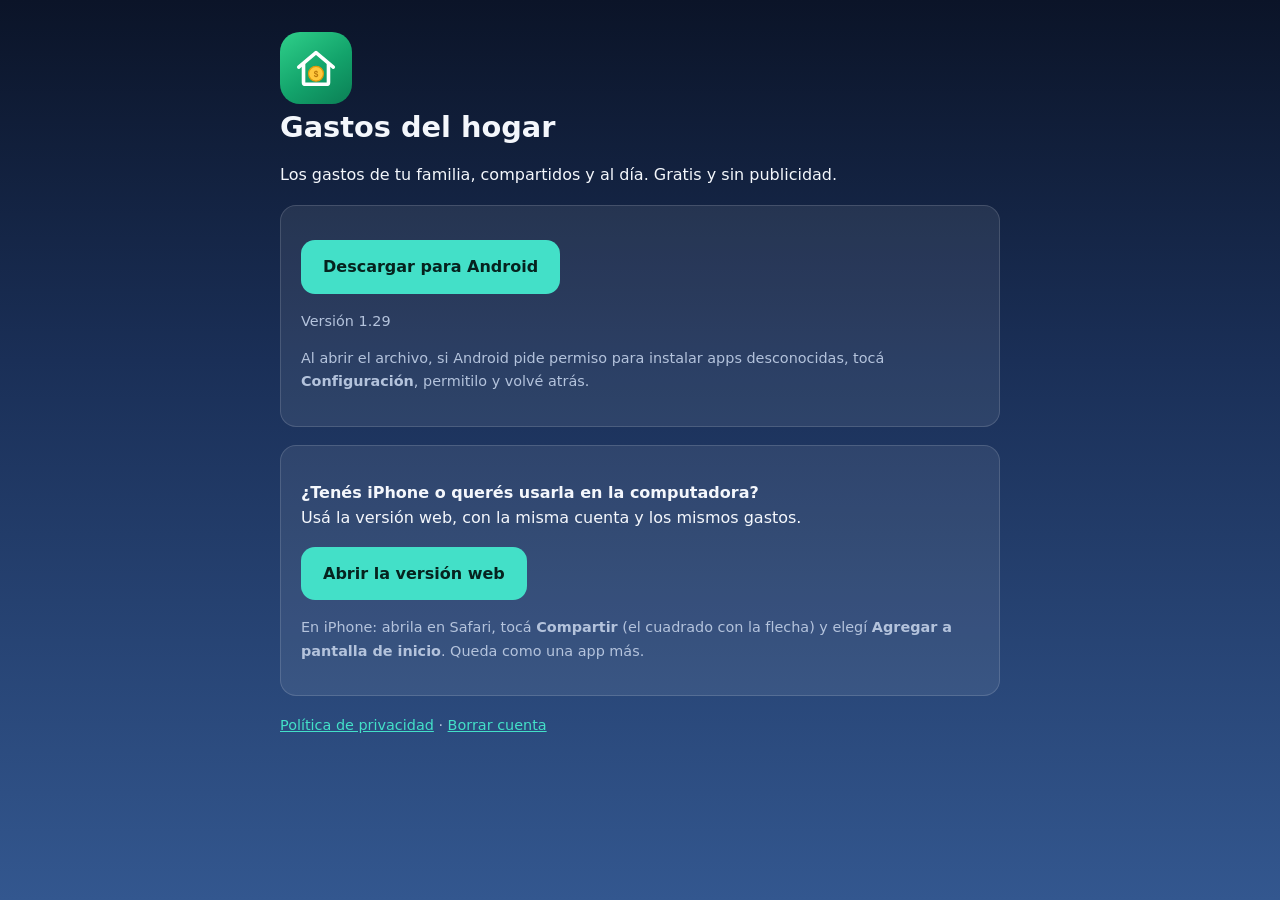
<file: index.html>
<!doctype html><html lang="es"><head><meta charset="utf-8"><meta name="viewport" content="width=device-width,initial-scale=1"><title>Gastos del hogar</title><link rel="stylesheet" href="estilo.css"></head><body><main>
<div class="logo"><svg width="48" height="48" viewBox="0 0 100 100"><path d="M14 48 L50 18 L86 48" fill="none" stroke="#fff" stroke-width="7.5" stroke-linecap="round" stroke-linejoin="round"/><path d="M24 41 V80 a4 4 0 0 0 4 4 H72 a4 4 0 0 0 4 -4 V41" fill="none" stroke="#fff" stroke-width="7.5" stroke-linecap="round" stroke-linejoin="round"/><circle cx="50" cy="62" r="15.5" fill="#FFC83D" stroke="#E09A0B" stroke-width="2.5"/><text x="50" y="68.2" text-anchor="middle" font-family="Arial Black,Arial" font-weight="900" font-size="17" fill="#B9770A">$</text></svg></div>
<h1>Gastos del hogar</h1>
<p>Los gastos de tu familia, compartidos y al día. Gratis y sin publicidad.</p>
<div class="box">
<p><a class="btn" href="GastosDelHogar-1.29.apk">Descargar para Android</a></p>
<p class="muted" id="ver">Última versión</p>
<p class="muted">Al abrir el archivo, si Android pide permiso para instalar apps desconocidas, tocá <b>Configuración</b>, permitilo y volvé atrás.</p>
</div>
<div class="box">
<p><b>¿Tenés iPhone o querés usarla en la computadora?</b><br>Usá la versión web, con la misma cuenta y los mismos gastos.</p>
<p><a class="btn" href="app/">Abrir la versión web</a></p>
<p class="muted">En iPhone: abrila en Safari, tocá <b>Compartir</b> (el cuadrado con la flecha) y elegí <b>Agregar a pantalla de inicio</b>. Queda como una app más.</p>
</div>
<p class="muted"><a href="privacidad.html">Política de privacidad</a> · <a href="borrar-cuenta.html">Borrar cuenta</a></p>
</main>
<script>fetch("version.json",{cache:"no-store"}).then(r=>r.json()).then(v=>{document.getElementById("ver").textContent="Versión "+v.versionName}).catch(()=>{})</script>
</body></html>
</file>
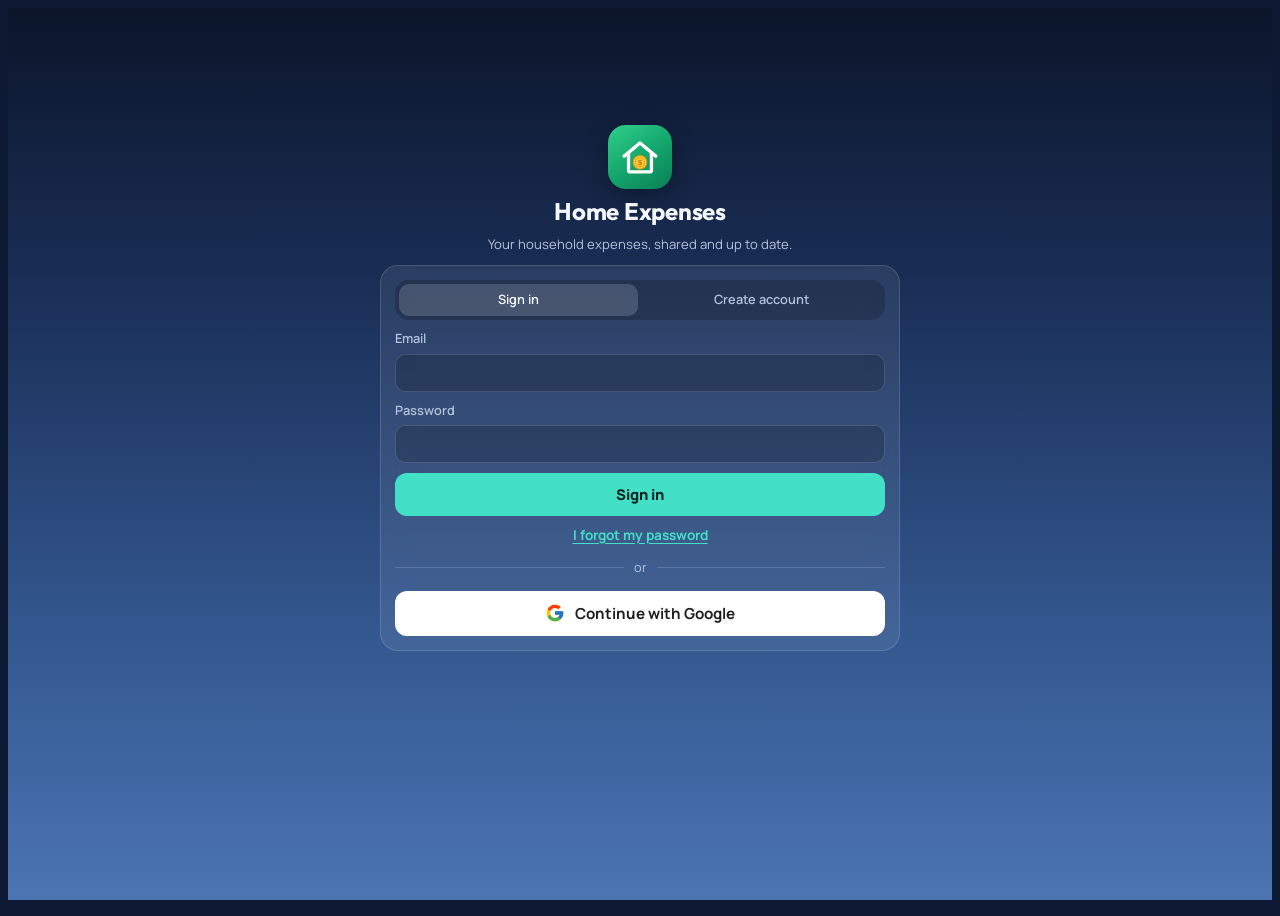
<file: app/index.html>
<!doctype html>
<html lang="es">
<head>
<meta charset="utf-8">
<meta name="viewport" content="width=device-width,initial-scale=1,viewport-fit=cover">
<meta name="theme-color" content="#0B1428">
<title>Gastos del hogar</title>
<link rel="manifest" href="./manifest.webmanifest">
<link rel="apple-touch-icon" href="./apple-touch-icon.png">
<link rel="icon" type="image/png" href="./icon-192.png">
<meta name="apple-mobile-web-app-capable" content="yes">
<meta name="mobile-web-app-capable" content="yes">
<meta name="apple-mobile-web-app-status-bar-style" content="black-translucent">
<meta name="apple-mobile-web-app-title" content="Gastos">
  <script type="module" crossorigin src="./assets/index-Cm2QAykq.js"></script>
  <link rel="stylesheet" crossorigin href="./assets/index-arXiv1Dp.css">
</head>
<body>
<div class="wrap gate" id="loadView"><div class="status">Cargando…</div></div>

<div class="wrap gate" id="authView" hidden>
  <div class="brand"><div class="logo" aria-hidden="true"><svg width="44" height="44" viewBox="0 0 100 100" xmlns="http://www.w3.org/2000/svg"><path d="M14 48 L50 18 L86 48" fill="none" stroke="#fff" stroke-width="7.5" stroke-linecap="round" stroke-linejoin="round"/><path d="M24 41 V80 a4 4 0 0 0 4 4 H72 a4 4 0 0 0 4 -4 V41" fill="none" stroke="#fff" stroke-width="7.5" stroke-linecap="round" stroke-linejoin="round"/><circle cx="50" cy="62" r="15.5" fill="#FFC83D" stroke="#E09A0B" stroke-width="2.5"/><circle cx="50" cy="62" r="10.5" fill="none" stroke="#E09A0B" stroke-width="1.8"/><text x="50" y="68.2" text-anchor="middle" font-family="Arial Black,Arial" font-weight="900" font-size="17" fill="#B9770A">$</text></svg></div><h1>Gastos del hogar</h1><p class="hint">Los gastos de tu hogar, compartidos y al día.</p></div>
  <section class="card">
    <div class="tabs" role="tablist" id="authTabs" style="grid-template-columns:1fr 1fr">
      <button type="button" role="tab" data-a="in" aria-selected="true">Entrar</button>
      <button type="button" role="tab" data-a="up" aria-selected="false">Crear cuenta</button>
    </div>
    <form id="authForm" class="stack" novalidate>
      <div class="field"><label for="aEmail">Email</label><input class="text" id="aEmail" type="email" autocomplete="email" inputmode="email" required></div>
      <div class="field"><label for="aPass">Contraseña</label><input class="text" id="aPass" type="password" autocomplete="current-password" minlength="6" required></div>
      <p class="err" id="authErr" hidden></p>
      <p class="hint" id="authOk" hidden></p>
      <button class="primary" type="submit" id="authBtn">Entrar</button>
      <button type="button" class="link" id="forgot" style="align-self:center">Olvidé mi contraseña</button>
    </form>
    <div class="or"><span>o</span></div>
    <button type="button" class="gbtn" id="googleBtn"><svg viewBox="0 0 48 48" aria-hidden="true"><path fill="#FFC107" d="M43.6 20.5H42V20H24v8h11.3C33.7 32.7 29.2 36 24 36c-6.6 0-12-5.4-12-12s5.4-12 12-12c3.1 0 5.8 1.2 7.9 3.1l5.7-5.7C34.1 6.1 29.3 4 24 4 12.9 4 4 12.9 4 24s8.9 20 20 20 20-8.9 20-20c0-1.3-.1-2.4-.4-3.5z"/><path fill="#FF3D00" d="M6.3 14.7l6.6 4.8C14.7 15.1 19 12 24 12c3.1 0 5.8 1.2 7.9 3.1l5.7-5.7C34.1 6.1 29.3 4 24 4 16.3 4 9.7 8.3 6.3 14.7z"/><path fill="#4CAF50" d="M24 44c5.2 0 9.9-2 13.4-5.2l-6.2-5.2C29.2 35.1 26.7 36 24 36c-5.2 0-9.6-3.3-11.3-8l-6.5 5C9.5 39.6 16.2 44 24 44z"/><path fill="#1976D2" d="M43.6 20.5H42V20H24v8h11.3c-.8 2.2-2.2 4.2-4.1 5.6l6.2 5.2C37 39.2 44 34 44 24c0-1.3-.1-2.4-.4-3.5z"/></svg>Continuar con Google</button>
  </section>
</div>

<div class="wrap gate" id="setupView" hidden>
  <div class="brand"><h1>Tu hogar</h1><p class="hint">Creá un hogar nuevo o sumate al de tu familia con el código que te pasen.</p></div>
  <section class="card">
    <h2>Crear un hogar</h2>
    <form id="createForm" class="stack" novalidate>
      <div class="field"><label for="hNombre">Nombre</label><input class="text" id="hNombre" maxlength="40" placeholder="Ej: Casa de Pablo"></div>
      <button class="primary" type="submit" id="createBtn">Crear hogar</button>
    </form>
  </section>
  <section class="card">
    <h2>Unirme con un código</h2>
    <form id="joinForm" class="stack" novalidate>
      <div class="field"><label for="jCode">Código</label><input class="text code-in" id="jCode" maxlength="6" autocomplete="off" autocapitalize="characters" placeholder="ABC123"></div>
      <button class="primary" type="submit" id="joinBtn">Unirme</button>
    </form>
  </section>
  <p class="err" id="setupErr" hidden></p>
  <button type="button" class="link" id="setupOut" style="align-self:center">Cerrar sesión</button>
</div>
<div class="wrap" id="appView" hidden>
  <div class="upd" id="updBar" hidden><span id="updTxt">Hay una versión nueva</span><button type="button" id="updBtn">Descargar</button><button type="button" class="x" id="updX" aria-label="Cerrar">×</button></div>
  <header class="top"><h1 id="hogarName">Gastos del hogar</h1><button type="button" class="gear" id="btnSettings" aria-label="Ajustes"><svg viewBox="0 0 24 24" fill="none" stroke="currentColor" stroke-width="2" stroke-linecap="round" stroke-linejoin="round" aria-hidden="true"><circle cx="12" cy="12" r="3"/><path d="M19.4 15a1.7 1.7 0 0 0 .3 1.8l.1.1a2 2 0 1 1-2.8 2.8l-.1-.1a1.7 1.7 0 0 0-1.8-.3 1.7 1.7 0 0 0-1 1.5V21a2 2 0 1 1-4 0v-.1a1.7 1.7 0 0 0-1.1-1.5 1.7 1.7 0 0 0-1.8.3l-.1.1a2 2 0 1 1-2.8-2.8l.1-.1a1.7 1.7 0 0 0 .3-1.8 1.7 1.7 0 0 0-1.5-1H3a2 2 0 1 1 0-4h.1a1.7 1.7 0 0 0 1.5-1.1 1.7 1.7 0 0 0-.3-1.8l-.1-.1a2 2 0 1 1 2.8-2.8l.1.1a1.7 1.7 0 0 0 1.8.3H9a1.7 1.7 0 0 0 1-1.5V3a2 2 0 1 1 4 0v.1a1.7 1.7 0 0 0 1 1.5 1.7 1.7 0 0 0 1.8-.3l.1-.1a2 2 0 1 1 2.8 2.8l-.1.1a1.7 1.7 0 0 0-.3 1.8V9a1.7 1.7 0 0 0 1.5 1H21a2 2 0 1 1 0 4h-.1a1.7 1.7 0 0 0-1.5 1z"/></svg></button></header>

  <div class="month">
    <button type="button" id="prev" aria-label="Mes anterior">‹</button>
    <div class="label" id="monthLabel">—</div>
    <button type="button" id="next" aria-label="Mes siguiente">›</button>
  </div>

  <section class="wallet" aria-label="Plata disponible">
    <div class="pocket cash">
      <div class="k">Queda</div>
      <div class="v num" id="cashLeft">0,00 UYU</div>
      <div class="sub num" id="cashSub">Anotá el sueldo del mes</div>
    </div>
    <div class="pocket bill">
      <div class="k">Queda en efectivo</div>
      <div class="v num" id="billLeft">0,00 UYU</div>
      <div class="sub num" id="billSub">Elegí la categoría Retiro cajero cuando saques plata</div>
    </div>
    <div id="cards" style="display:contents"></div>
  </section>

  <section class="summary" aria-label="Resumen del mes">
    <div>
      <div class="eyebrow">Gastado este mes</div>
      <div class="total num" id="total">0,00 UYU</div>
      <div class="trend" id="trend" hidden></div>
    </div>
    <div class="stats">
      <div class="stat"><div class="k">Gastos</div><div class="v num" id="byCash">0</div></div>
      <div class="stat"><div class="k">El más grande</div><div class="v num" id="byCard">0,00 UYU</div><div class="w" id="byCardWhat"></div></div>
      <div class="stat"><div class="k">Por día</div><div class="v num" id="perDay">0,00 UYU</div></div>
    </div>
  </section>

  <section class="card" aria-label="Anotar">
    <div class="photo-row" id="btnPhoto">
      <button type="button" class="photo-btn" id="btnQr"><svg viewBox="0 0 24 24" fill="none" stroke="currentColor" stroke-width="2" stroke-linecap="round" stroke-linejoin="round" aria-hidden="true"><rect x="3" y="3" width="7" height="7" rx="1"/><rect x="14" y="3" width="7" height="7" rx="1"/><rect x="3" y="14" width="7" height="7" rx="1"/><path d="M14 14h3v3h-3zM20 14v.01M14 20h.01M17 20h4v-3"/></svg>Escanear QR</button>
      <button type="button" class="photo-btn" id="btnQrFoto"><svg viewBox="0 0 24 24" fill="none" stroke="currentColor" stroke-width="2" stroke-linecap="round" stroke-linejoin="round" aria-hidden="true"><rect x="3" y="4" width="18" height="16" rx="2"/><circle cx="9" cy="10" r="2"/><path d="M21 17l-5-5-9 8"/></svg>QR desde foto</button>
    </div>
    <input type="file" id="qrIn" accept="image/*" hidden>
    <div class="tabs" role="tablist" id="tabs">
      <button type="button" role="tab" data-t="gasto" aria-selected="true">Gasto</button>
      <button type="button" role="tab" data-t="ingreso" aria-selected="false">Ingreso</button>
      <button type="button" role="tab" data-t="pago" aria-selected="false">Pagar tarjeta</button>
    </div>
    <form id="form" novalidate>
      <div class="stack">
        <div class="amount-row"><span class="cur">UYU</span><input id="monto" inputmode="decimal" placeholder="0" autocomplete="off" aria-label="Monto"></div>
        <div class="field" id="fDesc"><label for="desc" id="descLbl">En qué</label><input class="text" id="desc" placeholder="Ej: Tienda Inglesa, factura de UTE…" maxlength="80" autocomplete="off"></div>
        <div class="field" id="fCat"><span class="lbl">Categoría</span><div class="chips" id="catChips"></div></div>
        <div class="field" id="fMedio"><span class="lbl">Cómo pagaste</span>
          <div class="seg" id="medioSeg"></div>
          <div class="seg" id="medioCardSeg" hidden></div>
        </div>
        <div class="field" id="fPagoCard" hidden><span class="lbl">Qué tarjeta pagás</span><div class="seg" id="pagoSeg"></div></div>
        <p class="hint" id="tabHint" hidden></p>
        <div class="field"><label for="fecha">Fecha</label><input class="text num" type="date" id="fecha"></div>
        <p class="err" id="formErr" hidden></p>
        <button class="primary" id="btnAdd" type="submit">Guardar gasto</button>
        <button type="button" class="link" id="cancelEdit" hidden style="align-self:center">Cancelar edición</button>
              </div>
    </form>
  </section>

  <section class="card" aria-labelledby="hRv" id="rvCard" hidden>
    <h2 id="hRv">Gasto leído del QR</h2>
    <p class="hint" id="rvMsg"></p>
    <div class="field" id="rvMedioF" hidden><span class="lbl">Cómo se pagaron</span><div class="seg" id="rvMedio"></div><div class="seg" id="rvMedioCard" hidden></div></div>
    <div class="rv-list" id="rvList"></div>
    <div class="rv-actions" id="rvActions" hidden><button type="button" class="ghost" id="rvCancel">Descartar</button><button type="button" class="primary" id="rvSave">Guardar</button></div>
  </section>

  <section class="card" aria-labelledby="hCats" id="catsCard" hidden>
    <h2 id="hCats">Por categoría</h2>
    <div class="cats" id="cats"></div>
  </section>

  <section class="card" aria-labelledby="hList">
    <h2 id="hList">Movimientos</h2>
    <div id="list"><div class="status">Cargando…</div></div>
  </section>
  <section class="card" aria-labelledby="hTrend">
    <h2 id="hTrend">Mes a mes</h2>
    <div class="legend"><span><i class="sw" style="background:var(--accent)"></i>Gastos</span><span><i class="sw" style="background:var(--good);border-radius:50%"></i>Ingresos</span></div>
    <div class="chart" id="chart"></div>
    <div class="tbl-wrap"><table class="cmp" id="cmp"></table></div>
  </section>

  <section class="card" aria-labelledby="hCatCmp" id="catCmpCard" hidden>
    <h2 id="hCatCmp">Categorías vs. mes anterior</h2>
    <div class="legend"><span><i class="sw" style="background:var(--accent)"></i><span id="lgNow">Este mes</span></span><span><i class="sw" style="background:rgba(255,255,255,.28)"></i><span id="lgPrev">Anterior</span></span></div>
    <div class="cc-list" id="catCmp"></div>
  </section>
  <section class="card" aria-labelledby="hMix" id="mixCard" hidden>
    <h2 id="hMix">En qué se va el dinero, mes a mes</h2>
    <div class="legend" id="mixLegend"></div>
    <div class="mix-list" id="mix"></div>
    <div class="tbl-wrap"><table class="cmp heat" id="heat"></table></div>
  </section>
</div>

<dialog id="dlg">
  <form id="cardForm" class="stack">
    <h2 style="font-family:var(--display);margin:0;font-size:1.15rem" id="cTitle">Tarjeta</h2>
    <div class="field"><label for="cNombre">Nombre</label><input class="text" id="cNombre" maxlength="24" placeholder="Ej: PassCard, OCA, Visa BROU"></div>
    <div class="field"><label for="cLimite">Límite</label><input class="text num" id="cLimite" inputmode="decimal" placeholder="Ej: 80000"></div>
    <div class="field"><label for="cDisp">Disponible hoy</label><input class="text num" id="cDisp" inputmode="decimal" placeholder="Lo que dice tu app del banco"></div>
    <p class="hint">Cada gasto con esta tarjeta se descuenta del disponible. Cuando pagues la tarjeta, volvé acá y poné el disponible nuevo que dice el banco.</p>
    <p class="err" id="cardErr" hidden></p>
    <div class="actions"><button type="button" class="ghost danger" id="delCard" hidden>Borrar</button><span style="flex:1"></span><button type="button" class="ghost" id="cancelCard">Cancelar</button><button type="submit" class="primary" style="padding:9px 16px">Guardar</button></div>
  </form>
</dialog>
<dialog id="catDlg">
  <div class="stack" id="catListView">
    <h2 style="font-family:var(--display);margin:0;font-size:1.15rem">Categorías</h2>
    <p class="hint">Son las mismas para todo el hogar. Si borrás una, los gastos que ya estaban anotados la conservan.</p>
    <div class="stack" id="catList" style="gap:6px"></div>
    <button type="button" class="ghost" id="catAdd">+ Nueva categoría</button>
    <div class="field" id="catHiddenF" hidden><span class="lbl">Borradas</span><div class="stack" id="catHidden" style="gap:6px"></div></div>
    <p class="err" id="catErr" hidden></p>
    <div class="actions"><button type="button" class="primary" id="catClose" style="padding:9px 16px">Listo</button></div>
  </div>
  <form class="stack" id="catForm" hidden>
    <h2 style="font-family:var(--display);margin:0;font-size:1.15rem" id="catFTitle">Nueva categoría</h2>
    <div class="field"><label for="catName">Nombre</label><input class="text" id="catName" maxlength="24" placeholder="Ej: Ropa, Colegio, Perro"></div>
    <div class="field"><span class="lbl">Ícono</span><div class="pick-grid" id="catIcons"></div></div>
    <div class="field"><span class="lbl">Color</span><div class="pick-grid" id="catColors"></div></div>
    <p class="err" id="catFErr" hidden></p>
    <div class="actions"><button type="button" class="ghost danger" id="catDel" hidden>Borrar</button><span style="flex:1"></span><button type="button" class="ghost" id="catBack">Cancelar</button><button type="submit" class="primary" style="padding:9px 16px">Guardar</button></div>
  </form>
</dialog>
<dialog id="exitDlg">
  <div class="stack">
    <h2 style="font-family:var(--display);margin:0;font-size:1.15rem">¿Querés salir de la app?</h2>
    <div class="actions"><button type="button" class="ghost" id="exitNo">Cancelar</button><button type="button" class="primary" id="exitYes" style="padding:9px 16px">Salir</button></div>
  </div>
</dialog>

<dialog id="setDlg">
  <div class="stack">
    <h2 style="font-family:var(--display);margin:0;font-size:1.15rem">Ajustes</h2>
    <div class="field"><span class="lbl">Hogar</span><div class="set-name" id="sHogar">—</div></div>
    <div class="field"><label for="sLang">Idioma</label>
      <select class="text" id="sLang"><option value="">Automático (el del celular)</option><option value="es">Español</option><option value="en">English</option><option value="pt">Português</option></select>
    </div>
    <div class="field"><label for="sMoneda">Moneda</label>
      <select class="text" id="sMoneda"><option value="UYU">Pesos uruguayos (UYU)</option><option value="USD">Dólares (USD)</option><option value="EUR">Euros (EUR)</option><option value="CAD">Dólares canadienses (CAD)</option><option value="ARS">Pesos argentinos (ARS)</option><option value="BRL">Reales (BRL)</option></select>
      <p class="hint">Cambia cómo se muestran los montos para todo el hogar. No convierte los montos ya anotados.</p>
    </div>
    <div class="field"><span class="lbl">Código para invitar</span>
      <div class="code-box"><span class="code num" id="sCode">——</span><button type="button" class="ghost" id="sCopy">Copiar</button></div>
      <p class="hint">Pasale este código a tu familia. Instalan la app, crean su cuenta y eligen "Unirme con un código".</p>
    </div>
    <div class="field"><span class="lbl">Integrantes</span><ul class="members" id="sMembers"></ul></div>
    <div class="field"><span class="lbl">Tarjetas</span><div class="stack" id="sCards" style="gap:6px"></div><button type="button" class="ghost" id="sAddCard">+ Agregar tarjeta</button></div>
    <div class="field"><span class="lbl">Categorías</span><button type="button" class="ghost" id="sCats">Editar categorías</button><p class="hint">Agregá, cambiá o borrá las categorías de gastos. Son las mismas para todo el hogar.</p></div>
    <div class="field"><span class="lbl">Respaldo</span>
      <div class="rv-actions"><button type="button" class="ghost" id="sExport">Exportar</button><button type="button" class="ghost" id="sImport">Importar archivo</button></div>
      <button type="button" class="ghost" id="sPasteBtn">Pegar respaldo como texto</button>
      <div class="stack" id="sPasteBox" hidden style="gap:6px"><textarea class="text" id="sPaste" rows="5" placeholder="Pegá acá el texto del respaldo" style="font-size:.75rem;font-family:monospace;resize:vertical"></textarea><button type="button" class="primary" id="sPasteGo" style="padding:9px">Importar texto</button></div>
      <input type="file" id="sImportIn" accept="application/json,.json" hidden>
      <p class="hint" id="sMsg" hidden></p>
    </div>
    <div class="field" id="sNotifF" hidden><span class="lbl">Cargar gastos desde las notificaciones</span>
      <p class="hint" style="margin:0">La app lee las notificaciones de pago (Wallet, Prex, Mercado Pago, tu banco) y te sugiere los gastos para que los confirmes. Lo que dicen las notificaciones queda en tu celular.</p>
      <p class="hint" id="sNotifState" style="margin:0;font-weight:700"></p>
      <button type="button" class="ghost" id="sNotifBtn">Activar</button>
      <p class="hint" id="sNotifHelp" hidden>Si Android dice "Configuración restringida": andá a Ajustes del celular → Aplicaciones → Gastos del hogar → menú ⋮ (arriba a la derecha) → "Permitir configuración restringida", y probá de nuevo.</p>
    </div>
    <div class="field"><span class="lbl">App</span>
      <p class="hint" id="sVersion" style="margin:0"></p>
      <button type="button" class="ghost" id="sTutorial">Ver tutorial</button>
      <button type="button" class="ghost" id="sCheckUpd">Buscar actualización</button>
      <p class="hint" id="sUpdMsg" hidden></p>
    </div>
    <p class="hint">Sesión: <span id="sEmail"></span></p>
    <div class="field"><span class="lbl">Cuenta</span>
      <button type="button" class="ghost danger" id="sDelete">Borrar mi cuenta</button>
      <p class="hint" id="sDelMsg" hidden></p>
    </div>
    <div class="actions"><button type="button" class="ghost danger" id="sOut">Cerrar sesión</button><span style="flex:1"></span><button type="button" class="primary" id="sClose" style="padding:9px 16px">Listo</button></div>
  </div>
</dialog>

</body>
</html>
</file>
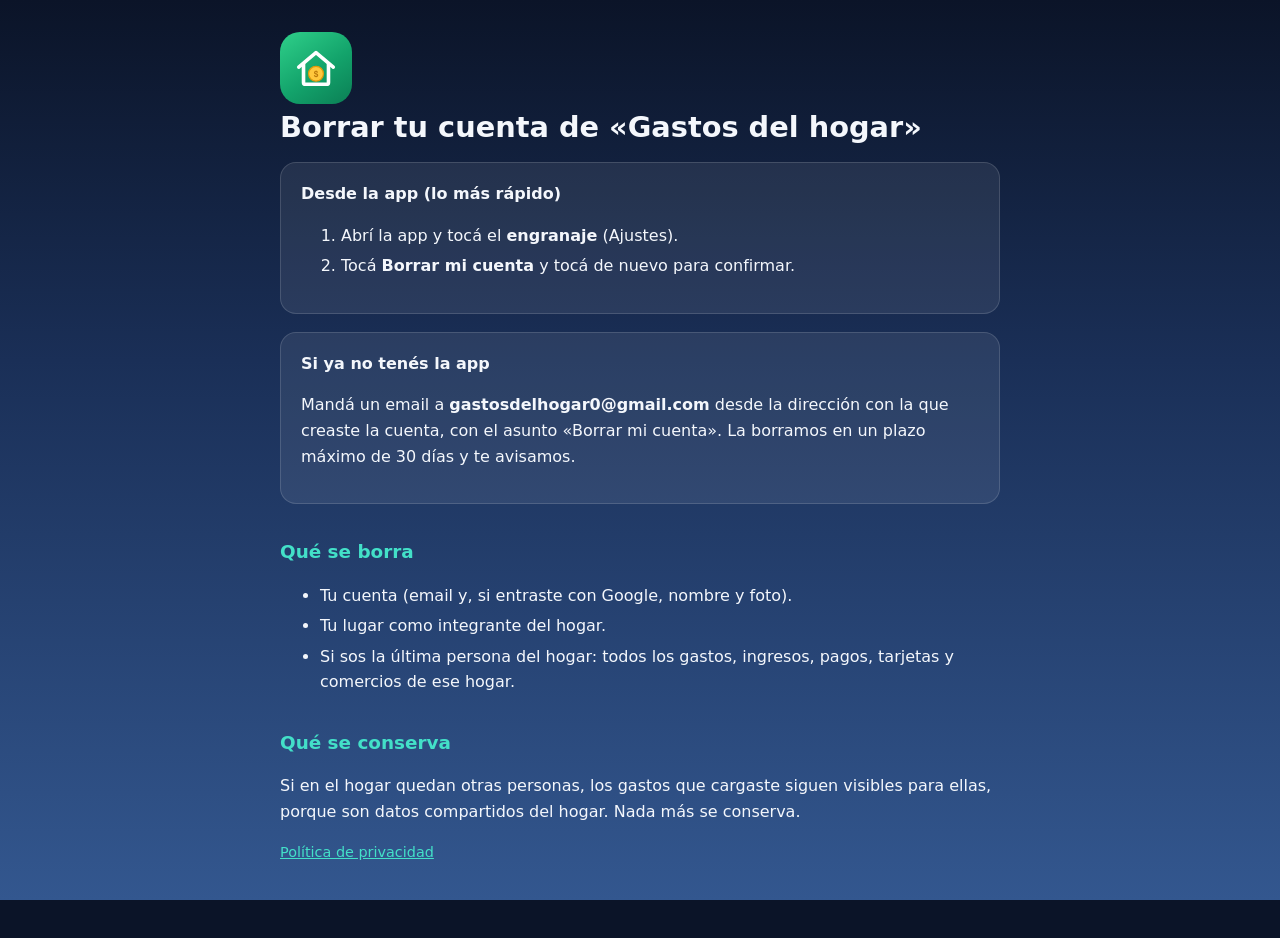
<file: borrar-cuenta.html>
<!doctype html><html lang="es"><head><meta charset="utf-8"><meta name="viewport" content="width=device-width,initial-scale=1"><title>Borrar cuenta · Gastos del hogar</title><link rel="stylesheet" href="estilo.css"></head><body><main>
<div class="logo"><svg width="48" height="48" viewBox="0 0 100 100"><path d="M14 48 L50 18 L86 48" fill="none" stroke="#fff" stroke-width="7.5" stroke-linecap="round" stroke-linejoin="round"/><path d="M24 41 V80 a4 4 0 0 0 4 4 H72 a4 4 0 0 0 4 -4 V41" fill="none" stroke="#fff" stroke-width="7.5" stroke-linecap="round" stroke-linejoin="round"/><circle cx="50" cy="62" r="15.5" fill="#FFC83D" stroke="#E09A0B" stroke-width="2.5"/><text x="50" y="68.2" text-anchor="middle" font-family="Arial Black,Arial" font-weight="900" font-size="17" fill="#B9770A">$</text></svg></div>
<h1>Borrar tu cuenta de «Gastos del hogar»</h1>
<div class="box"><b>Desde la app (lo más rápido)</b>
<ol><li>Abrí la app y tocá el <b>engranaje</b> (Ajustes).</li><li>Tocá <b>Borrar mi cuenta</b> y tocá de nuevo para confirmar.</li></ol></div>
<div class="box"><b>Si ya no tenés la app</b>
<p>Mandá un email a <b>gastosdelhogar0@gmail.com</b> desde la dirección con la que creaste la cuenta, con el asunto «Borrar mi cuenta». La borramos en un plazo máximo de 30 días y te avisamos.</p></div>
<h2>Qué se borra</h2>
<ul><li>Tu cuenta (email y, si entraste con Google, nombre y foto).</li><li>Tu lugar como integrante del hogar.</li><li>Si sos la última persona del hogar: todos los gastos, ingresos, pagos, tarjetas y comercios de ese hogar.</li></ul>
<h2>Qué se conserva</h2>
<p>Si en el hogar quedan otras personas, los gastos que cargaste siguen visibles para ellas, porque son datos compartidos del hogar. Nada más se conserva.</p>
<p class="muted"><a href="privacidad.html">Política de privacidad</a></p>
</main></body></html>
</file>
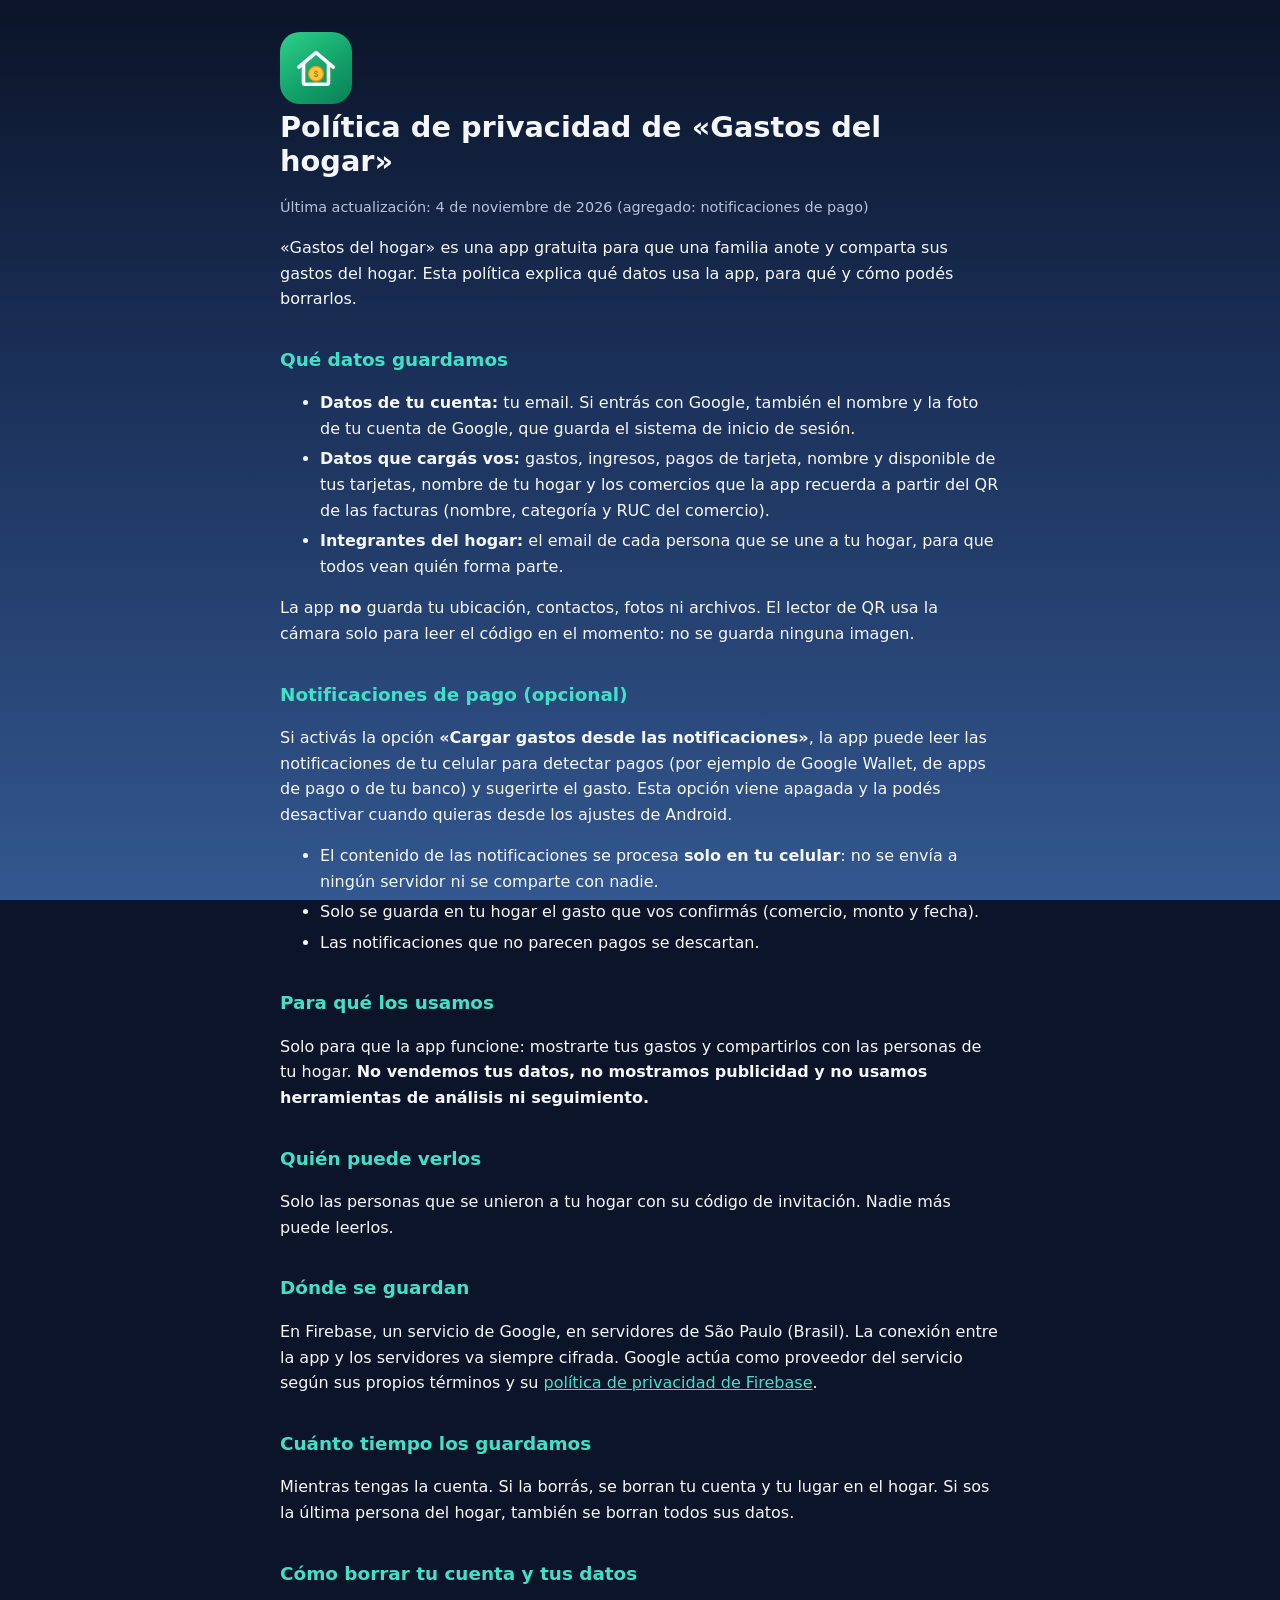
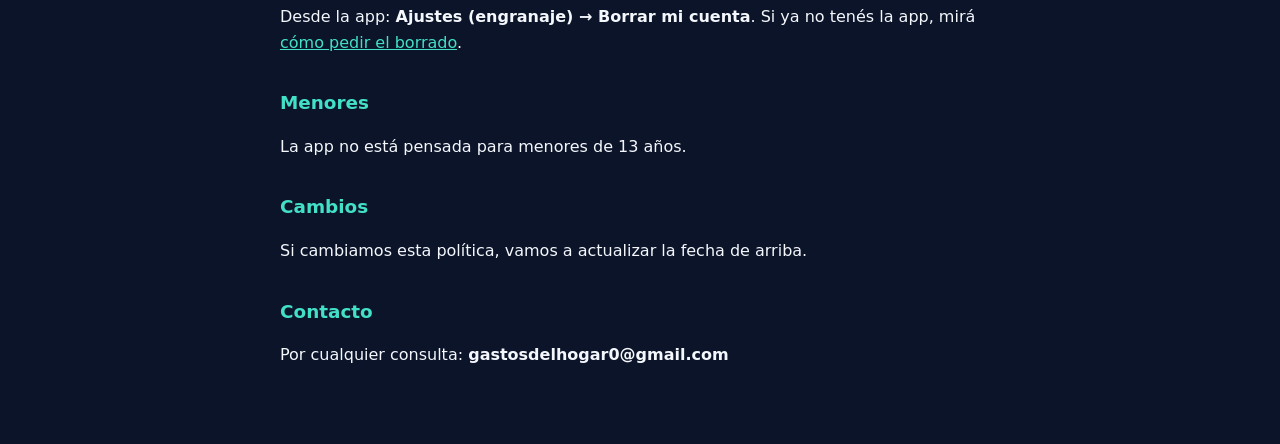
<file: privacidad.html>
<!doctype html><html lang="es"><head><meta charset="utf-8"><meta name="viewport" content="width=device-width,initial-scale=1"><title>Política de privacidad · Gastos del hogar</title><link rel="stylesheet" href="estilo.css"></head><body><main>
<div class="logo"><svg width="48" height="48" viewBox="0 0 100 100"><path d="M14 48 L50 18 L86 48" fill="none" stroke="#fff" stroke-width="7.5" stroke-linecap="round" stroke-linejoin="round"/><path d="M24 41 V80 a4 4 0 0 0 4 4 H72 a4 4 0 0 0 4 -4 V41" fill="none" stroke="#fff" stroke-width="7.5" stroke-linecap="round" stroke-linejoin="round"/><circle cx="50" cy="62" r="15.5" fill="#FFC83D" stroke="#E09A0B" stroke-width="2.5"/><text x="50" y="68.2" text-anchor="middle" font-family="Arial Black,Arial" font-weight="900" font-size="17" fill="#B9770A">$</text></svg></div>
<h1>Política de privacidad de «Gastos del hogar»</h1>
<p class="muted">Última actualización: 4 de noviembre de 2026 (agregado: notificaciones de pago)</p>
<p>«Gastos del hogar» es una app gratuita para que una familia anote y comparta sus gastos del hogar. Esta política explica qué datos usa la app, para qué y cómo podés borrarlos.</p>

<h2>Qué datos guardamos</h2>
<ul>
<li><b>Datos de tu cuenta:</b> tu email. Si entrás con Google, también el nombre y la foto de tu cuenta de Google, que guarda el sistema de inicio de sesión.</li>
<li><b>Datos que cargás vos:</b> gastos, ingresos, pagos de tarjeta, nombre y disponible de tus tarjetas, nombre de tu hogar y los comercios que la app recuerda a partir del QR de las facturas (nombre, categoría y RUC del comercio).</li>
<li><b>Integrantes del hogar:</b> el email de cada persona que se une a tu hogar, para que todos vean quién forma parte.</li>
</ul>
<p>La app <b>no</b> guarda tu ubicación, contactos, fotos ni archivos. El lector de QR usa la cámara solo para leer el código en el momento: no se guarda ninguna imagen.</p>
<h2>Notificaciones de pago (opcional)</h2>
<p>Si activás la opción <b>«Cargar gastos desde las notificaciones»</b>, la app puede leer las notificaciones de tu celular para detectar pagos (por ejemplo de Google Wallet, de apps de pago o de tu banco) y sugerirte el gasto. Esta opción viene apagada y la podés desactivar cuando quieras desde los ajustes de Android.</p>
<ul>
<li>El contenido de las notificaciones se procesa <b>solo en tu celular</b>: no se envía a ningún servidor ni se comparte con nadie.</li>
<li>Solo se guarda en tu hogar el gasto que vos confirmás (comercio, monto y fecha).</li>
<li>Las notificaciones que no parecen pagos se descartan.</li>
</ul>

<h2>Para qué los usamos</h2>
<p>Solo para que la app funcione: mostrarte tus gastos y compartirlos con las personas de tu hogar. <b>No vendemos tus datos, no mostramos publicidad y no usamos herramientas de análisis ni seguimiento.</b></p>

<h2>Quién puede verlos</h2>
<p>Solo las personas que se unieron a tu hogar con su código de invitación. Nadie más puede leerlos.</p>

<h2>Dónde se guardan</h2>
<p>En Firebase, un servicio de Google, en servidores de São Paulo (Brasil). La conexión entre la app y los servidores va siempre cifrada. Google actúa como proveedor del servicio según sus propios términos y su <a href="https://firebase.google.com/support/privacy">política de privacidad de Firebase</a>.</p>

<h2>Cuánto tiempo los guardamos</h2>
<p>Mientras tengas la cuenta. Si la borrás, se borran tu cuenta y tu lugar en el hogar. Si sos la última persona del hogar, también se borran todos sus datos.</p>

<h2>Cómo borrar tu cuenta y tus datos</h2>
<p>Desde la app: <b>Ajustes (engranaje) → Borrar mi cuenta</b>. Si ya no tenés la app, mirá <a href="borrar-cuenta.html">cómo pedir el borrado</a>.</p>

<h2>Menores</h2>
<p>La app no está pensada para menores de 13 años.</p>

<h2>Cambios</h2>
<p>Si cambiamos esta política, vamos a actualizar la fecha de arriba.</p>

<h2>Contacto</h2>
<p>Por cualquier consulta: <b>gastosdelhogar0@gmail.com</b></p>
</main></body></html>
</file>
<file: estilo.css>
:root{--bg:#0E1A33;--ink:#F4F7FC;--muted:#B4C3DC;--accent:#43E0C8;--line:rgba(255,255,255,.14)}
*{box-sizing:border-box}
body{margin:0;background:#0B1428;background-image:linear-gradient(180deg,#0B1428 0%,#1A2F57 40%,#33578F 100%);background-attachment:fixed;color:var(--ink);font:16px/1.6 system-ui,-apple-system,"Segoe UI",Roboto,sans-serif;padding:32px max(18px,env(safe-area-inset-left)) 60px}
main{max-width:720px;margin:0 auto}
h1{font-size:1.8rem;line-height:1.2;margin:.2em 0 .6em}
h2{font-size:1.15rem;margin:1.8em 0 .4em;color:var(--accent)}
a{color:var(--accent)}
.logo{width:72px;height:72px;border-radius:20px;background:linear-gradient(145deg,#2FD08A,#13A36B 55%,#0B7F55);display:grid;place-items:center}
.box{background:rgba(255,255,255,.08);border:1px solid var(--line);border-radius:16px;padding:18px 20px;margin:18px 0}
.muted{color:var(--muted);font-size:.9rem}
.btn{display:inline-block;background:var(--accent);color:#06231F;font-weight:800;text-decoration:none;padding:14px 22px;border-radius:14px}
li{margin:.3em 0}
</file>
<file: app/assets/index-arXiv1Dp.css>
html{-webkit-text-size-adjust:100%}:root{padding-top:env(safe-area-inset-top,0px);padding-bottom:env(safe-area-inset-bottom,0px)}[hidden]{display:none!important}img{max-width:100%}:root{--bg:#0E1A33;--bg2:#3E66A6;--ink:#F4F7FC;--muted:#B4C3DC;--line:rgba(255,255,255,.14);--glass:rgba(255,255,255,.08);--glass2:rgba(255,255,255,.13);--accent:#43E0C8;--accent-ink:#06231F;--good:#5BE3A4;--card:#9DB8FF;--danger:#FF8A80;--display:"Outfit", "Avenir Next", system-ui, sans-serif;--body:"Manrope", system-ui, -apple-system, "Segoe UI", sans-serif;color-scheme:dark}*{box-sizing:border-box}html{min-height:100%;background:var(--bg)}body{min-height:100%;background:var(--bg);background-image:linear-gradient(180deg,#0b1428,#1a2f57 32%,#33578f 70%,#4c74b3);background-attachment:fixed;color:var(--ink);font-family:var(--body);font-size:14px;line-height:1.4;padding-left:max(16px,env(safe-area-inset-left,0px));padding-right:max(16px,env(safe-area-inset-right,0px));padding-block:14px 36px}.wrap{max-width:520px;margin:0 auto;display:flex;flex-direction:column;gap:12px}button,input{font:inherit;color:inherit}button{cursor:pointer}:focus-visible{outline:2px solid var(--accent);outline-offset:2px}.num{font-variant-numeric:tabular-nums}h1{font-family:var(--display);font-weight:700;font-size:1.2rem;letter-spacing:-.01em;margin:0;text-wrap:balance}.month{display:flex;align-items:center;justify-content:space-between;gap:8px}.month button{border:0;background:var(--glass);font-size:1.3rem;width:32px;height:32px;border-radius:50%;color:var(--ink)}.month button:hover{background:var(--glass2)}.month .label{font-family:var(--display);font-weight:700;font-size:1rem;text-transform:capitalize}.wallet{display:grid;grid-template-columns:1fr 1fr;gap:8px}.pocket.bill .k{color:#ffc56b}.pocket{border-radius:16px;padding:12px;display:flex;flex-direction:column;gap:4px;min-width:0;background:var(--glass);border:1px solid var(--line);backdrop-filter:blur(14px);-webkit-backdrop-filter:blur(14px)}.pocket .k{font-size:.85rem;font-weight:600;color:var(--muted)}.pocket.cash .k{color:var(--good)}.pocket.cc .k{color:var(--card)}.pocket .v{font-family:var(--display);font-weight:700;font-size:1.2rem;line-height:1.1;overflow-wrap:anywhere}.pocket.cash .v{font-size:1.55rem}.pocket .v.neg{color:var(--danger)}.pocket .sub{font-size:.8rem;color:var(--muted)}.meter{height:7px;border-radius:99px;background:#ffffff1f;overflow:hidden}.meter span{display:block;height:100%;background:var(--card);border-radius:99px;transition:width .4s ease}.link{border:0;background:transparent;padding:0;text-align:left;font-size:.85rem;font-weight:700;color:var(--accent);text-decoration:underline;text-underline-offset:3px}.summary{background:linear-gradient(160deg,#ffffff24,#ffffff0d);border:1px solid var(--line);backdrop-filter:blur(14px);-webkit-backdrop-filter:blur(14px);border-radius:18px;padding:16px;display:flex;flex-direction:column;gap:12px}.eyebrow{font-size:.82rem;color:var(--muted);font-weight:500}.total{font-family:var(--display);font-weight:800;font-size:2rem;line-height:1;letter-spacing:-.02em;margin-top:6px}.stats{display:grid;grid-template-columns:repeat(3,1fr);gap:6px}.stat{min-width:0;background:#ffffff12;border-radius:12px;padding:8px}.stat .k{font-size:.75rem;color:var(--muted)}.stat .v{font-weight:700;font-size:.85rem;overflow-wrap:anywhere}.trend{display:inline-block;margin-top:10px;font-size:.85rem;font-weight:600;padding:4px 10px;border-radius:99px;background:#ffffff1a}.card{background:var(--glass);border:1px solid var(--line);backdrop-filter:blur(14px);-webkit-backdrop-filter:blur(14px);border-radius:18px;padding:14px;display:flex;flex-direction:column;gap:10px}.card h2{font-family:var(--display);font-weight:700;font-size:1rem;margin:0}.tabs{display:grid;grid-template-columns:repeat(3,1fr);background:#0000002e;border-radius:14px;padding:4px;gap:4px}.tabs button,.seg button{border:0;background:transparent;border-radius:10px;padding:7px 4px;font-weight:600;font-size:.8rem;min-width:0;color:var(--muted)}.tabs button[aria-selected=true],.seg button[aria-pressed=true]{background:#ffffff29;color:var(--ink)}.seg{display:grid;grid-template-columns:repeat(auto-fit,minmax(90px,1fr));background:#0000002e;border-radius:14px;padding:4px;gap:4px}.seg button.cc[aria-pressed=true]{color:var(--card)}#medioCardSeg,#rvMedioCard{margin-top:6px}.amount-row{display:flex;align-items:baseline;gap:8px;border-bottom:2px solid var(--line);padding-bottom:6px}.amount-row:focus-within{border-color:var(--accent)}.amount-row .cur{font-family:var(--display);font-size:1rem;font-weight:600;color:var(--muted)}#monto{border:0;background:transparent;font-family:var(--display);font-weight:800;font-size:1.7rem;width:100%;min-width:0;outline:none}#monto::placeholder{color:#ffffff59}.field{display:flex;flex-direction:column;gap:6px}.field label,.lbl{font-size:.8rem;font-weight:600;color:var(--muted)}.text{border:1px solid var(--line);background:#0000002e;border-radius:10px;padding:8px 10px;width:100%;min-width:0}.text::placeholder{color:#fff6}.chips{display:flex;flex-wrap:wrap;gap:8px}.ci{display:inline-flex;width:15px;height:15px;flex:none}.ci svg{width:100%;height:100%}.badge .ci{width:17px;height:17px}.cn{display:inline-flex;align-items:center;gap:6px;min-width:0}.heat td:first-child .ci{margin-right:6px;vertical-align:-3px}.chip{display:inline-flex;align-items:center;gap:6px;border:1px solid var(--line);background:#ffffff14;border-radius:99px;padding:5px 11px;font-size:.8rem;font-weight:600}.chip[aria-pressed=true]{background:#f4f7fc;color:#14254a;border-color:#f4f7fc}.primary{border:0;background:var(--accent);color:var(--accent-ink);font-weight:800;font-size:.92rem;padding:11px;border-radius:12px}.primary:disabled{opacity:.5;cursor:default}.hint{font-size:.82rem;color:var(--muted);margin:0}.err{color:var(--danger);font-size:.85rem;margin:0}.stack,.cats{display:flex;flex-direction:column;gap:10px}.cat-row{display:grid;grid-template-columns:7rem 1fr auto;align-items:center;gap:8px;font-size:.84rem}.cat-row .bar{height:8px;background:#ffffff1a;border-radius:99px;overflow:hidden}.cat-row .bar span{display:block;height:100%;background:var(--accent);border-radius:99px}.cat-row .v{font-weight:700}.day{display:flex;flex-direction:column;gap:2px}.day-h{display:flex;justify-content:space-between;font-size:.78rem;font-weight:700;letter-spacing:.05em;text-transform:uppercase;color:var(--muted);padding:6px 2px}.item{display:grid;grid-template-columns:auto 1fr auto;gap:10px;align-items:center;padding:8px 2px;border-top:1px solid var(--line)}.day .item:first-of-type{border-top:0}.badge{width:30px;height:30px;border-radius:10px;display:grid;place-items:center;font-weight:800;font-size:.85rem;background:#43e0c829;color:var(--accent)}.badge.in{background:#5be3a429;color:var(--good)}.badge.pay,.badge.cc{background:#9db8ff2e;color:var(--card)}.item .main{min-width:0}.item .desc{font-weight:700;overflow-wrap:anywhere}.item .meta{font-size:.8rem;color:var(--muted)}.item .right{display:flex;flex-direction:column;align-items:flex-end;gap:2px}.item .val{font-weight:700}.item .val.in{color:var(--good)}.del{border:0;background:transparent;color:var(--muted);font-size:.78rem;padding:2px 0}.del.confirm{color:var(--danger);font-weight:700}.empty{text-align:center;padding:26px 10px;color:var(--muted)}.empty strong{display:block;font-family:var(--display);color:var(--ink);font-size:1.1rem;margin-bottom:4px}.status{font-size:.85rem;color:var(--muted);text-align:center}dialog{border:1px solid var(--line);border-radius:22px;background:#1c3058;color:var(--ink);padding:20px;width:min(420px,calc(100vw - 32px))}dialog::backdrop{background:#050a1499}dialog .actions{display:flex;gap:10px;justify-content:flex-end}.ghost{border:1px solid var(--line);background:transparent;border-radius:12px;padding:9px 14px;font-weight:600}.legend{display:flex;flex-wrap:wrap;gap:12px;font-size:.78rem;color:var(--muted)}.legend span{display:inline-flex;align-items:center;gap:5px}.sw{width:10px;height:10px;border-radius:3px;display:inline-block}.chart svg{display:block;width:100%;height:auto}.chart text{font-family:var(--body);fill:var(--muted);font-size:10px}.chart .vl{fill:var(--ink);font-weight:700;font-size:9.5px}.chart .cur{fill:var(--ink);font-weight:800}.tbl-wrap{overflow-x:auto}table.cmp{width:100%;border-collapse:collapse;font-size:.8rem;font-variant-numeric:tabular-nums}.cmp th{font-weight:600;color:var(--muted);text-align:right;padding:6px;border-bottom:1px solid var(--line);white-space:nowrap}.cmp td{text-align:right;padding:7px 6px;border-bottom:1px solid var(--line);white-space:nowrap}.cmp th:first-child,.cmp td:first-child{text-align:left;text-transform:capitalize}.cmp tr.cur td{font-weight:800}.up{color:var(--danger)}.down,.pos{color:var(--good)}.negc{color:var(--danger)}.cc-row{display:grid;grid-template-columns:6.5rem 1fr auto;gap:8px;align-items:center;font-size:.82rem}.cc-bars{display:flex;flex-direction:column;gap:3px;min-width:0}.cc-bars span{display:block;height:7px;border-radius:99px}.cc-bars .now{background:var(--accent)}.cc-bars .prev{background:#ffffff47}.cc-d{font-weight:700;min-width:3.2rem;text-align:right}.cc-list,.mix-list{display:flex;flex-direction:column;gap:10px}.mix-row{display:grid;grid-template-columns:3.2rem 1fr;gap:8px;align-items:center}.mix-row .m{font-size:.78rem;font-weight:700;text-transform:capitalize;color:var(--muted)}.mix-row.cur .m{color:var(--ink)}.mix-bar{display:flex;height:14px;border-radius:5px;overflow:hidden;background:#ffffff0f}.mix-bar span{display:block;height:100%}.mix-top{grid-column:2;font-size:.76rem;color:var(--muted);margin-top:-4px}.mix-top b{color:var(--ink)}.heat td.hv{border-radius:0}.say{display:flex;gap:6px}.say .text{flex:1}.say button{border:0;background:var(--accent);color:var(--accent-ink);font-weight:800;border-radius:10px;padding:0 14px;font-size:.85rem}.say button:disabled{opacity:.5}.photo-row{display:flex;gap:6px}.photo-row .photo-btn{flex:1;min-width:0}.photo-row .photo-btn{flex-direction:column;gap:4px;padding:8px 4px;font-size:.78rem;text-align:center}.qr-tag{display:inline-block;font-size:.7rem;font-weight:700;color:var(--accent);margin-left:4px}.photo-row[hidden]{display:none}.photo-btn{display:flex;align-items:center;justify-content:center;gap:8px;border:1px dashed rgba(67,224,200,.6);background:#43e0c814;color:var(--accent);border-radius:12px;padding:9px;font-weight:700;font-size:.88rem}.photo-btn svg{width:18px;height:18px}.rv-list{display:flex;flex-direction:column;gap:2px}.rv{display:grid;grid-template-columns:auto 1fr auto;gap:10px;align-items:center;padding:8px 2px;border-top:1px solid var(--line)}.rv:first-child{border-top:0}.rv input[type=checkbox]{width:18px;height:18px;accent-color:var(--accent)}.rv .main{min-width:0;display:flex;flex-direction:column;gap:4px}.rv .desc{font-weight:700;overflow-wrap:anywhere;font-size:.88rem}.rv .meta{font-size:.76rem;color:var(--muted)}.rv select{font:inherit;font-size:.78rem;color:var(--ink);background:#00000040;border:1px solid var(--line);border-radius:8px;padding:3px 6px;max-width:100%}.rv select option{background:#1c3058;color:#f4f7fc}.rv .val{font-weight:700;font-size:.88rem;white-space:nowrap}.rv.dup .desc{color:var(--muted)}.dup-tag{font-size:.7rem;font-weight:700;color:#ffc56b}.rv-actions{display:flex;gap:8px}.rv-actions .primary{flex:1}@media(prefers-reduced-motion:reduce){*{transition:none!important}}@media(max-width:380px){.cat-row{grid-template-columns:6rem 1fr auto}.pocket .v{font-size:1.3rem}.stats{grid-template-columns:1fr 1fr}}.top{display:flex;align-items:center;justify-content:space-between;gap:10px}.top h1{min-width:0;overflow:hidden;text-overflow:ellipsis;white-space:nowrap}.gear{border:0;background:var(--glass);width:36px;height:36px;border-radius:50%;display:grid;place-items:center;color:var(--ink);flex:none}.gear svg{width:19px;height:19px}.gate{min-height:80vh;justify-content:center}.brand{text-align:center;display:flex;flex-direction:column;align-items:center;gap:6px}.brand h1{font-size:1.5rem}.logo{width:64px;height:64px;border-radius:18px;background:linear-gradient(145deg,#2fd08a,#13a36b 55%,#0b7f55);display:grid;place-items:center;font-family:var(--display);font-weight:800;font-size:2rem;color:#fff;box-shadow:0 8px 24px #0000004d}.code-in{text-transform:uppercase;letter-spacing:.3em;font-family:var(--display);font-weight:700;font-size:1.2rem;text-align:center}.code-box{display:flex;align-items:center;gap:10px}.code{font-family:var(--display);font-weight:800;font-size:1.6rem;letter-spacing:.25em;flex:1}.set-name{font-weight:700;font-size:1rem}.members{list-style:none;margin:0;padding:0;display:flex;flex-direction:column;gap:4px;font-size:.85rem}.members li{display:flex;justify-content:space-between;gap:8px;overflow-wrap:anywhere}.members .you{color:var(--accent);font-weight:700;font-size:.75rem}.card-row{display:flex;align-items:center;justify-content:space-between;gap:8px;background:#0000002e;border-radius:10px;padding:8px 10px;font-weight:600;font-size:.88rem}.danger{color:var(--danger)!important;border-color:#ff8a8066!important}.pocket.add{align-items:center;justify-content:center;border-style:dashed;color:var(--muted);font-weight:700;cursor:pointer}dialog{max-height:90vh;overflow:auto}body{min-height:100vh}.or{display:flex;align-items:center;gap:10px;color:var(--muted);font-size:.8rem;margin:4px 0}.or:before,.or:after{content:"";flex:1;height:1px;background:var(--line)}.gbtn{display:flex;align-items:center;justify-content:center;gap:10px;border:0;background:#fff;color:#1f1f1f;font-weight:700;font-size:.95rem;padding:12px;border-radius:12px;width:100%}.gbtn svg{width:20px;height:20px}.gbtn:disabled{opacity:.6}select.text option{background:#1c3058;color:#f4f7fc}.chip.edit{border-style:dashed;color:var(--muted);background:transparent}.cat-edit{display:grid;grid-template-columns:auto 1fr auto auto auto;align-items:center;gap:8px;background:#0000002e;border-radius:10px;padding:7px 10px;font-weight:600;font-size:.88rem}.cat-edit.fixed{grid-template-columns:auto 1fr auto}.cat-edit .ci{width:18px;height:18px}.cat-edit .cn{min-width:0;overflow:hidden;text-overflow:ellipsis;white-space:nowrap}.cat-edit .fx{font-size:.75rem;color:var(--muted);font-weight:600}.mv{border:1px solid var(--line);background:transparent;border-radius:8px;width:30px;height:28px;color:var(--ink);font-size:.8rem;padding:0}.mv:disabled{opacity:.25}.pick-grid{display:flex;flex-wrap:wrap;gap:8px}.pick{width:40px;height:40px;border-radius:10px;border:1px solid var(--line);background:#ffffff0f;display:grid;place-items:center;padding:0}.pick .ci{width:21px;height:21px}.pick[aria-pressed=true]{border:2px solid var(--ink);background:#ffffff2e}.pick.sw-pick{border-radius:99px;width:32px;height:32px;border:2px solid transparent}.pick.sw-pick[aria-pressed=true]{border-color:var(--ink);box-shadow:0 0 0 2px #1c3058 inset}#medioSeg,#rvMedio{grid-template-columns:repeat(3,minmax(0,1fr))}#medioSeg button,#rvMedio button{white-space:nowrap;padding-inline:2px;font-size:.72rem;letter-spacing:-.01em}.upd{display:flex;align-items:center;gap:8px;background:#43e0c829;border:1px solid rgba(67,224,200,.5);border-radius:14px;padding:8px 8px 8px 12px;font-size:.85rem;font-weight:600}.upd span{flex:1;min-width:0}.upd button{border:0;background:var(--accent);color:var(--accent-ink);font-weight:800;border-radius:10px;padding:7px 12px;font-size:.82rem}.upd .x{background:transparent;color:var(--muted);font-size:1.2rem;padding:2px 6px}html.tut-open,html.tut-open body{overflow:hidden}.tut{position:fixed;inset:0;z-index:50;display:flex;flex-direction:column;background:#0b1428;background-image:linear-gradient(180deg,#0b1428,#1a2f57 45%,#33578f);padding:calc(env(safe-area-inset-top,0px) + 8px) 0 calc(env(safe-area-inset-bottom,0px) + 16px)}.tut-top{display:flex;justify-content:flex-end;padding:0 max(16px,env(safe-area-inset-right,0px)) 0 16px}.tut-skip{border:0;background:transparent;color:var(--muted);font-weight:700;font-size:.9rem;padding:8px 6px}.tut-track{flex:1;display:flex;overflow-x:auto;scroll-snap-type:x mandatory;scrollbar-width:none;min-height:0}.tut-track::-webkit-scrollbar{display:none}.tut-slide{flex:0 0 100%;min-width:0;width:100%;box-sizing:border-box;scroll-snap-align:center;display:flex;flex-direction:column;align-items:center;justify-content:center;gap:12px;padding:8px max(24px,env(safe-area-inset-left,0px)) 0;min-height:0;text-align:center}.tut-frame{flex:0 1 auto;min-height:0;max-height:62vh;display:flex;align-items:center;justify-content:center;width:100%}.tut-img{max-width:100%;max-height:62vh;object-fit:contain;border-radius:18px;box-shadow:0 14px 40px #0006}.tut-hero .tut-logo{width:120px;height:120px;border-radius:32px}.tut-hero .tut-logo svg{width:84px;height:84px}.tut-slide h2{font-family:var(--display);font-size:1.3rem;margin:6px 0 0;text-wrap:balance}.tut-slide p{margin:0;color:var(--muted);font-size:.95rem;max-width:30ch;text-wrap:balance}.tut-bottom{display:flex;flex-direction:column;align-items:center;gap:14px;padding:10px 24px 0}.tut-dots{display:flex;gap:7px}.tut-dot{width:8px;height:8px;border-radius:50%;border:0;padding:0;background:#ffffff47}.tut-dot.on{background:var(--accent);width:22px;border-radius:99px}.tut-next{width:100%;max-width:420px}@media(prefers-reduced-motion:reduce){.tut-track{scroll-behavior:auto}}.stat .w{font-size:.72rem;color:var(--muted);margin-top:2px;overflow:hidden;text-overflow:ellipsis;display:-webkit-box;-webkit-line-clamp:2;-webkit-box-orient:vertical}.day-h{width:100%;border:0;background:transparent;color:inherit;font:inherit;font-size:.78rem;font-weight:700;letter-spacing:.05em;text-transform:uppercase;color:var(--muted);display:flex;justify-content:space-between;align-items:center;padding:9px 2px;cursor:pointer;border-top:1px solid var(--line)}.day:first-child .day-h{border-top:0}.day-h .dl{display:inline-flex;align-items:center;gap:6px}.day-h .cnt{opacity:.7;text-transform:none;letter-spacing:0}.day-h .chev{width:8px;height:8px;border-right:2px solid currentColor;border-bottom:2px solid currentColor;transform:rotate(-45deg);transition:transform .2s;margin:0 4px 0 2px}.day.open .day-h .chev{transform:rotate(45deg) translate(-2px,-2px)}.day.open .day-h{color:var(--ink)}.col{display:flex;flex-direction:column;gap:12px;min-width:0}@media(min-width:1000px){#appView.desk{max-width:1240px;display:grid;grid-template-columns:minmax(0,440px) minmax(0,1fr);column-gap:24px;row-gap:12px;align-items:start;padding-top:12px}#appView.desk>.upd,#appView.desk>.top,#appView.desk>.month{grid-column:1/-1}#appView.desk>.month{max-width:440px}#appView.desk .col-r .card{padding:18px 20px}#appView.desk .top h1{font-size:1.5rem}#appView.desk .summary .total{font-size:2.3rem}#appView.desk .chart svg{max-height:320px}body{padding-block:20px 48px}button:hover{filter:brightness(1.08)}.day-h:hover,.item:hover{background:#ffffff0a}}@font-face{font-family:Outfit;font-style:normal;font-display:swap;font-weight:600;src:url(./outfit-latin-ext-600-normal-BO_POi3V.woff2) format("woff2"),url(./outfit-latin-ext-600-normal-CilJk_q7.woff) format("woff");unicode-range:U+0100-02BA,U+02BD-02C5,U+02C7-02CC,U+02CE-02D7,U+02DD-02FF,U+0304,U+0308,U+0329,U+1D00-1DBF,U+1E00-1E9F,U+1EF2-1EFF,U+2020,U+20A0-20AB,U+20AD-20C0,U+2113,U+2C60-2C7F,U+A720-A7FF}@font-face{font-family:Outfit;font-style:normal;font-display:swap;font-weight:600;src:url(./outfit-latin-600-normal-DDkojskL.woff2) format("woff2"),url(./outfit-latin-600-normal-J4YI7vGj.woff) format("woff");unicode-range:U+0000-00FF,U+0131,U+0152-0153,U+02BB-02BC,U+02C6,U+02DA,U+02DC,U+0304,U+0308,U+0329,U+2000-206F,U+20AC,U+2122,U+2191,U+2193,U+2212,U+2215,U+FEFF,U+FFFD}@font-face{font-family:Outfit;font-style:normal;font-display:swap;font-weight:700;src:url(./outfit-latin-ext-700-normal-moYAx5p2.woff2) format("woff2"),url(./outfit-latin-ext-700-normal-CxBg6OJB.woff) format("woff");unicode-range:U+0100-02BA,U+02BD-02C5,U+02C7-02CC,U+02CE-02D7,U+02DD-02FF,U+0304,U+0308,U+0329,U+1D00-1DBF,U+1E00-1E9F,U+1EF2-1EFF,U+2020,U+20A0-20AB,U+20AD-20C0,U+2113,U+2C60-2C7F,U+A720-A7FF}@font-face{font-family:Outfit;font-style:normal;font-display:swap;font-weight:700;src:url(./outfit-latin-700-normal-B1by5KkZ.woff2) format("woff2"),url(./outfit-latin-700-normal-DlLUGLrE.woff) format("woff");unicode-range:U+0000-00FF,U+0131,U+0152-0153,U+02BB-02BC,U+02C6,U+02DA,U+02DC,U+0304,U+0308,U+0329,U+2000-206F,U+20AC,U+2122,U+2191,U+2193,U+2212,U+2215,U+FEFF,U+FFFD}@font-face{font-family:Outfit;font-style:normal;font-display:swap;font-weight:800;src:url(./outfit-latin-ext-800-normal-hvOV8EMs.woff2) format("woff2"),url(./outfit-latin-ext-800-normal-BgOoQnlg.woff) format("woff");unicode-range:U+0100-02BA,U+02BD-02C5,U+02C7-02CC,U+02CE-02D7,U+02DD-02FF,U+0304,U+0308,U+0329,U+1D00-1DBF,U+1E00-1E9F,U+1EF2-1EFF,U+2020,U+20A0-20AB,U+20AD-20C0,U+2113,U+2C60-2C7F,U+A720-A7FF}@font-face{font-family:Outfit;font-style:normal;font-display:swap;font-weight:800;src:url(./outfit-latin-800-normal-CxKiX6XU.woff2) format("woff2"),url(./outfit-latin-800-normal-DAbI56uE.woff) format("woff");unicode-range:U+0000-00FF,U+0131,U+0152-0153,U+02BB-02BC,U+02C6,U+02DA,U+02DC,U+0304,U+0308,U+0329,U+2000-206F,U+20AC,U+2122,U+2191,U+2193,U+2212,U+2215,U+FEFF,U+FFFD}@font-face{font-family:Manrope;font-style:normal;font-display:swap;font-weight:400;src:url([data-uri]) format("woff2"),url([data-uri]) format("woff");unicode-range:U+0460-052F,U+1C80-1C8A,U+20B4,U+2DE0-2DFF,U+A640-A69F,U+FE2E-FE2F}@font-face{font-family:Manrope;font-style:normal;font-display:swap;font-weight:400;src:url(./manrope-cyrillic-400-normal-BMzJvInZ.woff2) format("woff2"),url(./manrope-cyrillic-400-normal-Dvx59UGC.woff) format("woff");unicode-range:U+0301,U+0400-045F,U+0490-0491,U+04B0-04B1,U+2116}@font-face{font-family:Manrope;font-style:normal;font-display:swap;font-weight:400;src:url(./manrope-greek-400-normal-CM4qok81.woff2) format("woff2"),url(./manrope-greek-400-normal-DuX9RsAR.woff) format("woff");unicode-range:U+0370-0377,U+037A-037F,U+0384-038A,U+038C,U+038E-03A1,U+03A3-03FF}@font-face{font-family:Manrope;font-style:normal;font-display:swap;font-weight:400;src:url(./manrope-vietnamese-400-normal-DHb3EETF.woff2) format("woff2"),url(./manrope-vietnamese-400-normal-D7E_mLGF.woff) format("woff");unicode-range:U+0102-0103,U+0110-0111,U+0128-0129,U+0168-0169,U+01A0-01A1,U+01AF-01B0,U+0300-0301,U+0303-0304,U+0308-0309,U+0323,U+0329,U+1EA0-1EF9,U+20AB}@font-face{font-family:Manrope;font-style:normal;font-display:swap;font-weight:400;src:url(./manrope-latin-ext-400-normal-CMDvPJRp.woff2) format("woff2"),url(./manrope-latin-ext-400-normal-C-X6QNXX.woff) format("woff");unicode-range:U+0100-02BA,U+02BD-02C5,U+02C7-02CC,U+02CE-02D7,U+02DD-02FF,U+0304,U+0308,U+0329,U+1D00-1DBF,U+1E00-1E9F,U+1EF2-1EFF,U+2020,U+20A0-20AB,U+20AD-20C0,U+2113,U+2C60-2C7F,U+A720-A7FF}@font-face{font-family:Manrope;font-style:normal;font-display:swap;font-weight:400;src:url(./manrope-latin-400-normal-PaqtzbVb.woff2) format("woff2"),url(./manrope-latin-400-normal-8tf8FM3T.woff) format("woff");unicode-range:U+0000-00FF,U+0131,U+0152-0153,U+02BB-02BC,U+02C6,U+02DA,U+02DC,U+0304,U+0308,U+0329,U+2000-206F,U+20AC,U+2122,U+2191,U+2193,U+2212,U+2215,U+FEFF,U+FFFD}@font-face{font-family:Manrope;font-style:normal;font-display:swap;font-weight:500;src:url([data-uri]) format("woff2"),url([data-uri]) format("woff");unicode-range:U+0460-052F,U+1C80-1C8A,U+20B4,U+2DE0-2DFF,U+A640-A69F,U+FE2E-FE2F}@font-face{font-family:Manrope;font-style:normal;font-display:swap;font-weight:500;src:url(./manrope-cyrillic-500-normal-B1OEZity.woff2) format("woff2"),url(./manrope-cyrillic-500-normal-CNwnNrRC.woff) format("woff");unicode-range:U+0301,U+0400-045F,U+0490-0491,U+04B0-04B1,U+2116}@font-face{font-family:Manrope;font-style:normal;font-display:swap;font-weight:500;src:url(./manrope-greek-500-normal-GeMIHyWm.woff2) format("woff2"),url(./manrope-greek-500-normal-DyxYGEtJ.woff) format("woff");unicode-range:U+0370-0377,U+037A-037F,U+0384-038A,U+038C,U+038E-03A1,U+03A3-03FF}@font-face{font-family:Manrope;font-style:normal;font-display:swap;font-weight:500;src:url(./manrope-vietnamese-500-normal-DCXiE_xi.woff2) format("woff2"),url(./manrope-vietnamese-500-normal-DaZ8i3XM.woff) format("woff");unicode-range:U+0102-0103,U+0110-0111,U+0128-0129,U+0168-0169,U+01A0-01A1,U+01AF-01B0,U+0300-0301,U+0303-0304,U+0308-0309,U+0323,U+0329,U+1EA0-1EF9,U+20AB}@font-face{font-family:Manrope;font-style:normal;font-display:swap;font-weight:500;src:url(./manrope-latin-ext-500-normal-dm74KBQw.woff2) format("woff2"),url(./manrope-latin-ext-500-normal-EtoS1VaI.woff) format("woff");unicode-range:U+0100-02BA,U+02BD-02C5,U+02C7-02CC,U+02CE-02D7,U+02DD-02FF,U+0304,U+0308,U+0329,U+1D00-1DBF,U+1E00-1E9F,U+1EF2-1EFF,U+2020,U+20A0-20AB,U+20AD-20C0,U+2113,U+2C60-2C7F,U+A720-A7FF}@font-face{font-family:Manrope;font-style:normal;font-display:swap;font-weight:500;src:url(./manrope-latin-500-normal-BYYD-dBL.woff2) format("woff2"),url(./manrope-latin-500-normal-DMZssgOp.woff) format("woff");unicode-range:U+0000-00FF,U+0131,U+0152-0153,U+02BB-02BC,U+02C6,U+02DA,U+02DC,U+0304,U+0308,U+0329,U+2000-206F,U+20AC,U+2122,U+2191,U+2193,U+2212,U+2215,U+FEFF,U+FFFD}@font-face{font-family:Manrope;font-style:normal;font-display:swap;font-weight:600;src:url([data-uri]) format("woff2"),url([data-uri]) format("woff");unicode-range:U+0460-052F,U+1C80-1C8A,U+20B4,U+2DE0-2DFF,U+A640-A69F,U+FE2E-FE2F}@font-face{font-family:Manrope;font-style:normal;font-display:swap;font-weight:600;src:url(./manrope-cyrillic-600-normal-DvRl3Mj-.woff2) format("woff2"),url(./manrope-cyrillic-600-normal-It4mZcQk.woff) format("woff");unicode-range:U+0301,U+0400-045F,U+0490-0491,U+04B0-04B1,U+2116}@font-face{font-family:Manrope;font-style:normal;font-display:swap;font-weight:600;src:url(./manrope-greek-600-normal-BoRV6lzK.woff2) format("woff2"),url(./manrope-greek-600-normal-CF2i9ZRY.woff) format("woff");unicode-range:U+0370-0377,U+037A-037F,U+0384-038A,U+038C,U+038E-03A1,U+03A3-03FF}@font-face{font-family:Manrope;font-style:normal;font-display:swap;font-weight:600;src:url(./manrope-vietnamese-600-normal-C1J5PCl_.woff2) format("woff2"),url(./manrope-vietnamese-600-normal-lA7a_7Ok.woff) format("woff");unicode-range:U+0102-0103,U+0110-0111,U+0128-0129,U+0168-0169,U+01A0-01A1,U+01AF-01B0,U+0300-0301,U+0303-0304,U+0308-0309,U+0323,U+0329,U+1EA0-1EF9,U+20AB}@font-face{font-family:Manrope;font-style:normal;font-display:swap;font-weight:600;src:url(./manrope-latin-ext-600-normal-_gBojHdJ.woff2) format("woff2"),url(./manrope-latin-ext-600-normal-u5Pl7hTU.woff) format("woff");unicode-range:U+0100-02BA,U+02BD-02C5,U+02C7-02CC,U+02CE-02D7,U+02DD-02FF,U+0304,U+0308,U+0329,U+1D00-1DBF,U+1E00-1E9F,U+1EF2-1EFF,U+2020,U+20A0-20AB,U+20AD-20C0,U+2113,U+2C60-2C7F,U+A720-A7FF}@font-face{font-family:Manrope;font-style:normal;font-display:swap;font-weight:600;src:url(./manrope-latin-600-normal-4f0koTD-.woff2) format("woff2"),url(./manrope-latin-600-normal-BqgrALkZ.woff) format("woff");unicode-range:U+0000-00FF,U+0131,U+0152-0153,U+02BB-02BC,U+02C6,U+02DA,U+02DC,U+0304,U+0308,U+0329,U+2000-206F,U+20AC,U+2122,U+2191,U+2193,U+2212,U+2215,U+FEFF,U+FFFD}@font-face{font-family:Manrope;font-style:normal;font-display:swap;font-weight:700;src:url([data-uri]) format("woff2"),url([data-uri]) format("woff");unicode-range:U+0460-052F,U+1C80-1C8A,U+20B4,U+2DE0-2DFF,U+A640-A69F,U+FE2E-FE2F}@font-face{font-family:Manrope;font-style:normal;font-display:swap;font-weight:700;src:url(./manrope-cyrillic-700-normal-Dw_fZAg2.woff2) format("woff2"),url(./manrope-cyrillic-700-normal-7JNVKxyl.woff) format("woff");unicode-range:U+0301,U+0400-045F,U+0490-0491,U+04B0-04B1,U+2116}@font-face{font-family:Manrope;font-style:normal;font-display:swap;font-weight:700;src:url(./manrope-greek-700-normal-CHUG9PD8.woff2) format("woff2"),url(./manrope-greek-700-normal-DyfsrCpP.woff) format("woff");unicode-range:U+0370-0377,U+037A-037F,U+0384-038A,U+038C,U+038E-03A1,U+03A3-03FF}@font-face{font-family:Manrope;font-style:normal;font-display:swap;font-weight:700;src:url(./manrope-vietnamese-700-normal-CUqMx5-1.woff2) format("woff2"),url(./manrope-vietnamese-700-normal-pt65Fn2Z.woff) format("woff");unicode-range:U+0102-0103,U+0110-0111,U+0128-0129,U+0168-0169,U+01A0-01A1,U+01AF-01B0,U+0300-0301,U+0303-0304,U+0308-0309,U+0323,U+0329,U+1EA0-1EF9,U+20AB}@font-face{font-family:Manrope;font-style:normal;font-display:swap;font-weight:700;src:url(./manrope-latin-ext-700-normal-DYOwVNan.woff2) format("woff2"),url(./manrope-latin-ext-700-normal-eVCcYqtJ.woff) format("woff");unicode-range:U+0100-02BA,U+02BD-02C5,U+02C7-02CC,U+02CE-02D7,U+02DD-02FF,U+0304,U+0308,U+0329,U+1D00-1DBF,U+1E00-1E9F,U+1EF2-1EFF,U+2020,U+20A0-20AB,U+20AD-20C0,U+2113,U+2C60-2C7F,U+A720-A7FF}@font-face{font-family:Manrope;font-style:normal;font-display:swap;font-weight:700;src:url(./manrope-latin-700-normal-BZp_XxE4.woff2) format("woff2"),url(./manrope-latin-700-normal-DGRFkw-m.woff) format("woff");unicode-range:U+0000-00FF,U+0131,U+0152-0153,U+02BB-02BC,U+02C6,U+02DA,U+02DC,U+0304,U+0308,U+0329,U+2000-206F,U+20AC,U+2122,U+2191,U+2193,U+2212,U+2215,U+FEFF,U+FFFD}@font-face{font-family:Manrope;font-style:normal;font-display:swap;font-weight:800;src:url([data-uri]) format("woff2"),url([data-uri]) format("woff");unicode-range:U+0460-052F,U+1C80-1C8A,U+20B4,U+2DE0-2DFF,U+A640-A69F,U+FE2E-FE2F}@font-face{font-family:Manrope;font-style:normal;font-display:swap;font-weight:800;src:url(./manrope-cyrillic-800-normal-AvdZ5mAV.woff2) format("woff2"),url(./manrope-cyrillic-800-normal-BuEMjQU-.woff) format("woff");unicode-range:U+0301,U+0400-045F,U+0490-0491,U+04B0-04B1,U+2116}@font-face{font-family:Manrope;font-style:normal;font-display:swap;font-weight:800;src:url(./manrope-greek-800-normal-CDvU698_.woff2) format("woff2"),url(./manrope-greek-800-normal-Bw-67qu9.woff) format("woff");unicode-range:U+0370-0377,U+037A-037F,U+0384-038A,U+038C,U+038E-03A1,U+03A3-03FF}@font-face{font-family:Manrope;font-style:normal;font-display:swap;font-weight:800;src:url(./manrope-vietnamese-800-normal-ClPWri-A.woff2) format("woff2"),url(./manrope-vietnamese-800-normal-bvg7iBCV.woff) format("woff");unicode-range:U+0102-0103,U+0110-0111,U+0128-0129,U+0168-0169,U+01A0-01A1,U+01AF-01B0,U+0300-0301,U+0303-0304,U+0308-0309,U+0323,U+0329,U+1EA0-1EF9,U+20AB}@font-face{font-family:Manrope;font-style:normal;font-display:swap;font-weight:800;src:url(./manrope-latin-ext-800-normal-DdFx7KEb.woff2) format("woff2"),url(./manrope-latin-ext-800-normal-BQAQsuQc.woff) format("woff");unicode-range:U+0100-02BA,U+02BD-02C5,U+02C7-02CC,U+02CE-02D7,U+02DD-02FF,U+0304,U+0308,U+0329,U+1D00-1DBF,U+1E00-1E9F,U+1EF2-1EFF,U+2020,U+20A0-20AB,U+20AD-20C0,U+2113,U+2C60-2C7F,U+A720-A7FF}@font-face{font-family:Manrope;font-style:normal;font-display:swap;font-weight:800;src:url(./manrope-latin-800-normal-BfWYOv1c.woff2) format("woff2"),url(./manrope-latin-800-normal-uHUdIJgA.woff) format("woff");unicode-range:U+0000-00FF,U+0131,U+0152-0153,U+02BB-02BC,U+02C6,U+02DA,U+02DC,U+0304,U+0308,U+0329,U+2000-206F,U+20AC,U+2122,U+2191,U+2193,U+2212,U+2215,U+FEFF,U+FFFD}
</file>
